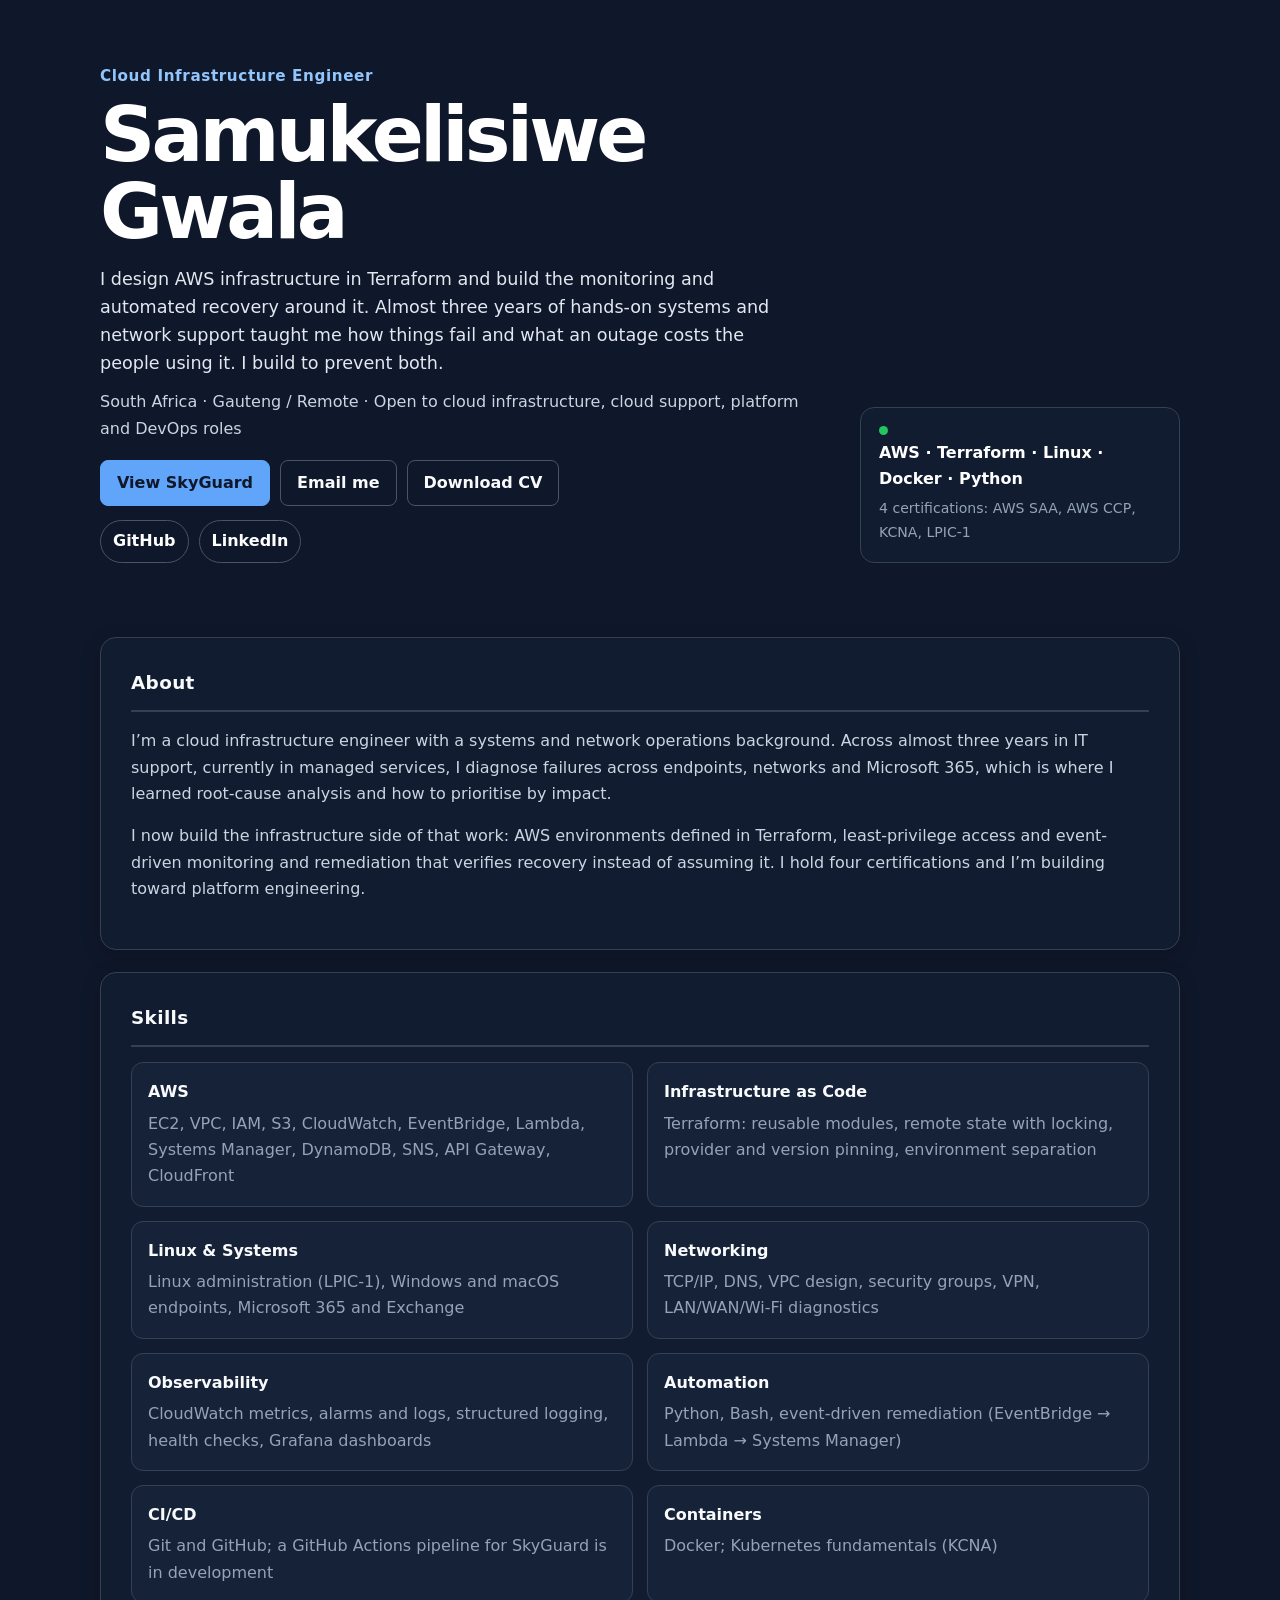
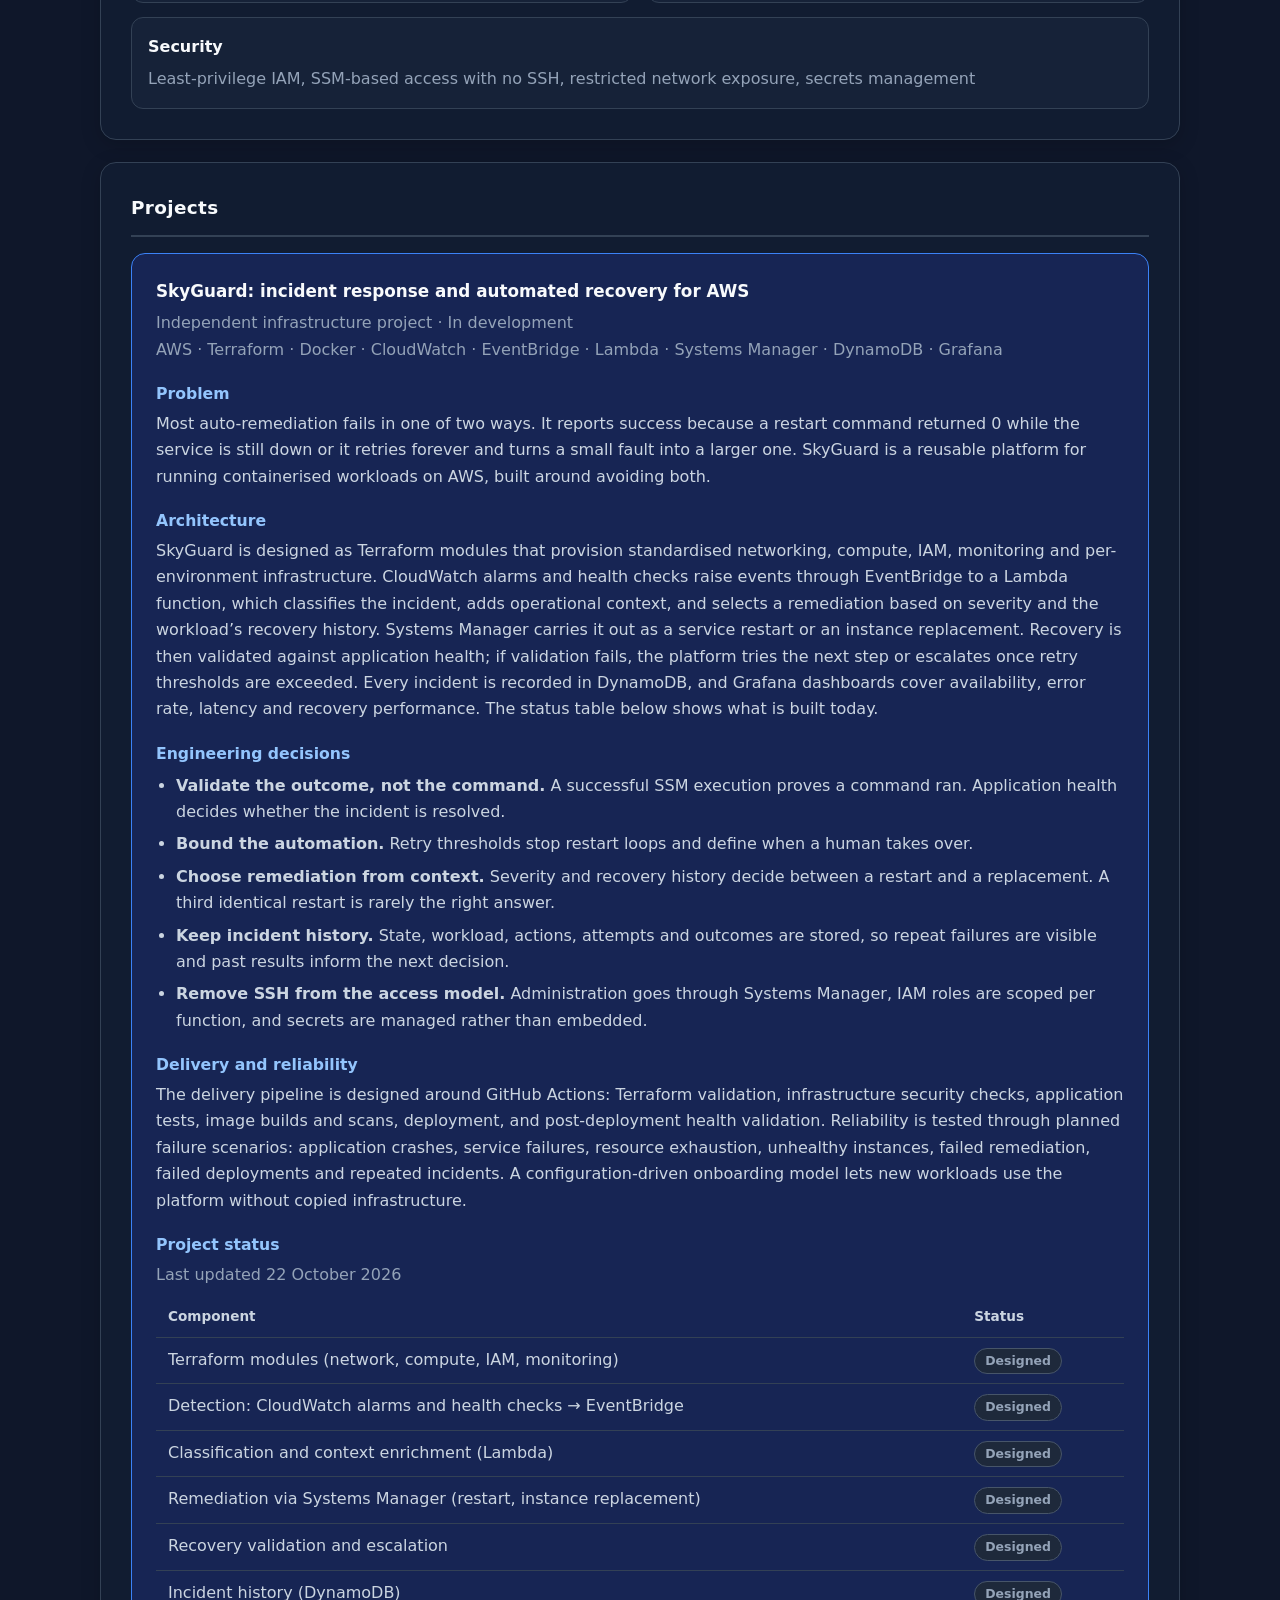
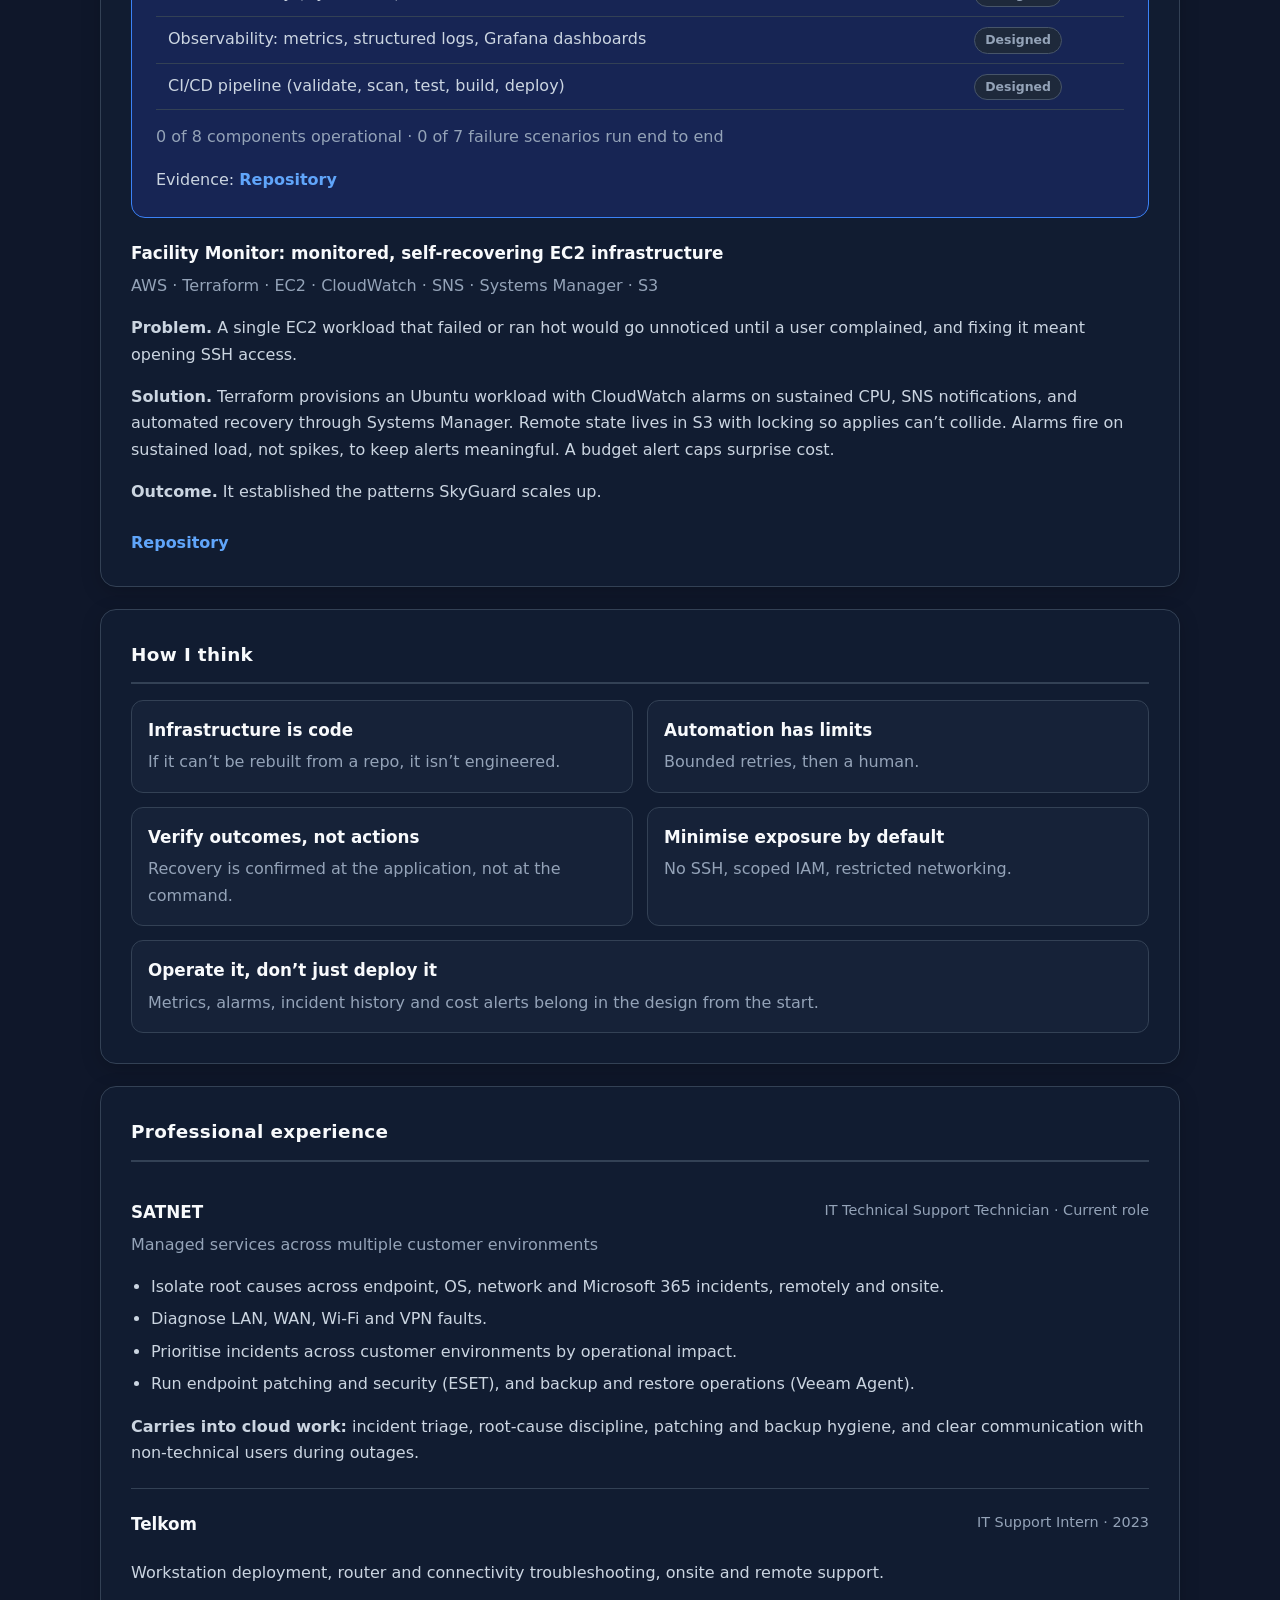
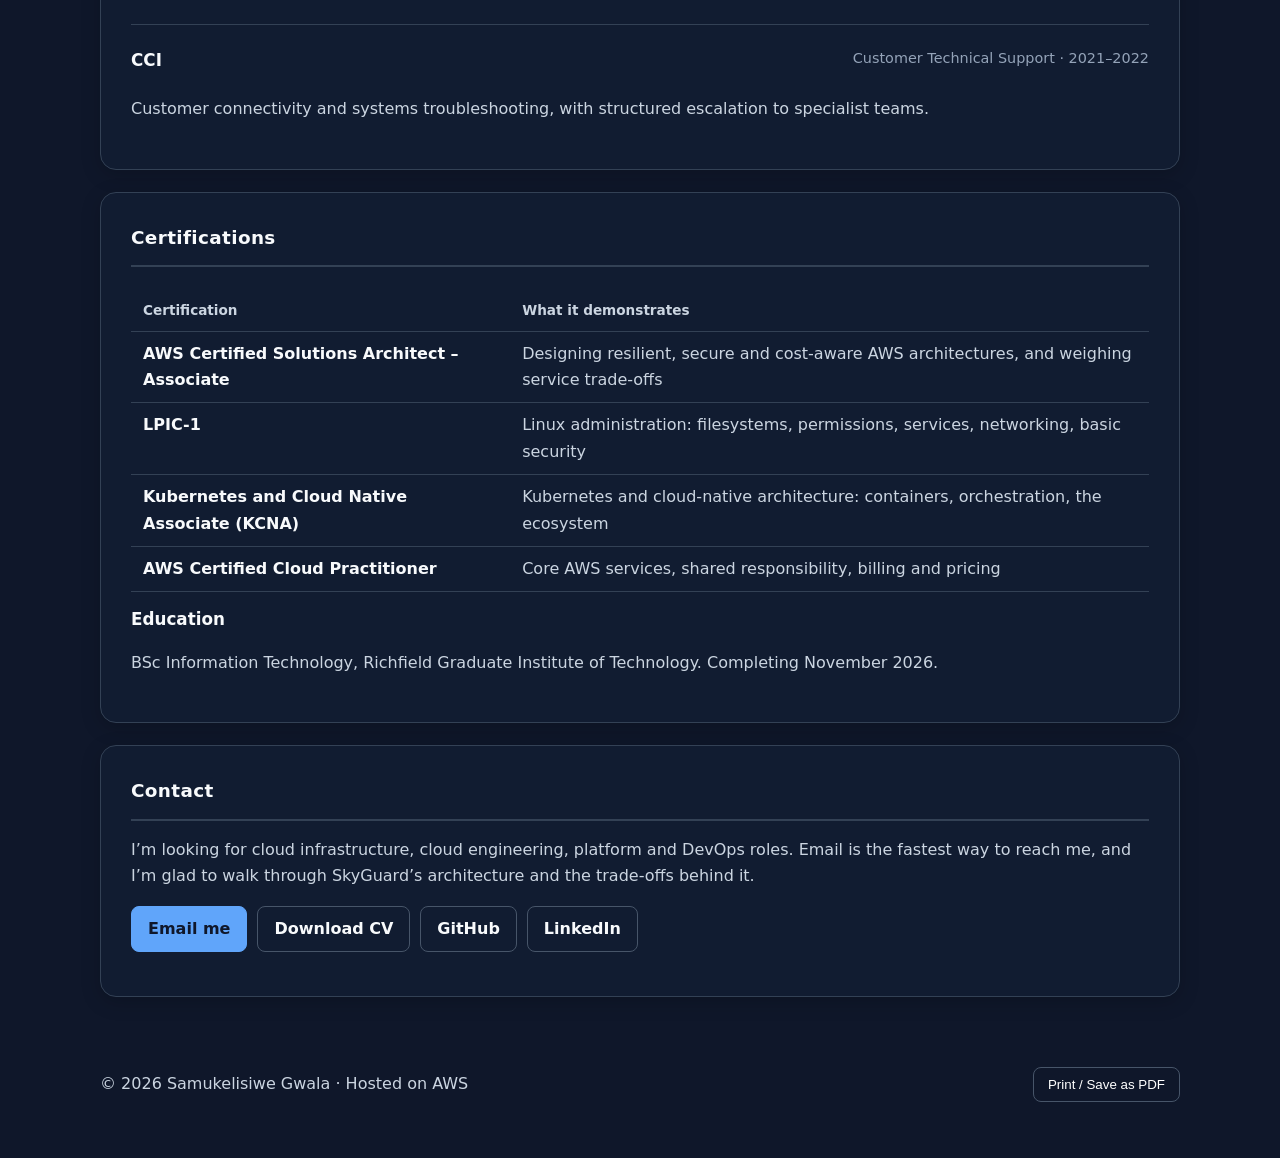
<file: cloud resume website/index.html>
<!DOCTYPE html>
<html lang="en">
<head>
  <meta charset="UTF-8">
  <meta name="viewport" content="width=device-width, initial-scale=1.0">
  <meta name="description" content="Cloud infrastructure engineer building monitored, self-recovering AWS infrastructure in Terraform. Systems and network operations background. AWS SAA, Terraform Associate, KCNA, LPIC-1.">
  <title>Samukelisiwe Gwala | Cloud Infrastructure Engineer (AWS, Terraform, Linux)</title>
  <link rel="stylesheet" href="style.css">
</head>
<body>
  <header class="hero">
    <div class="container hero-grid">
      <div>
        <p class="eyebrow">Cloud Infrastructure Engineer</p>
        <h1>Samukelisiwe Gwala</h1>
        <p class="value-prop">I design AWS infrastructure in Terraform and build the monitoring and automated recovery around it. Almost three years of hands-on systems and network support taught me how things fail and what an outage costs the people using it. I build to prevent both.</p>
        <p class="location">South Africa · Gauteng / Remote · Open to cloud infrastructure, cloud support, platform and DevOps roles</p>
        <div class="cta-row">
          <a class="btn btn-primary" href="#skyguard">View SkyGuard</a>
          <a class="btn" href="mailto:jackiegwala@gmail.com">Email me</a>
          <a class="btn" href="Samukelisiwe-Gwala-CV.pdf" download>Download CV</a>
        </div>
        <div class="links">
          <a href="https://github.com/SamGwala" target="_blank" rel="noopener">GitHub</a>
          <a href="https://www.linkedin.com/in/samkelisiwe-gwala-8a88a1315" target="_blank" rel="noopener">LinkedIn</a>
        </div>
      </div>
      <div class="hero-card">
        <span class="status-dot"></span>
        <strong>AWS · Terraform · Linux · Docker · Python</strong>
        <span>4 certifications: AWS SAA, AWS CCP, KCNA, LPIC-1</span>
      </div>
    </div>
  </header>

  <main class="container">
    <section id="about">
      <h2>About</h2>
      <p>I’m a cloud infrastructure engineer with a systems and network operations background. Across almost three years in IT support, currently in managed services, I diagnose failures across endpoints, networks and Microsoft 365, which is where I learned root-cause analysis and how to prioritise by impact.</p>
      <p>I now build the infrastructure side of that work: AWS environments defined in Terraform, least-privilege access and event-driven monitoring and remediation that verifies recovery instead of assuming it. I hold four certifications and I’m building toward platform engineering.</p>
    </section>

    <section id="skills">
      <h2>Skills</h2>
      <div class="skills-grid">
        <div><strong>AWS</strong><p>EC2, VPC, IAM, S3, CloudWatch, EventBridge, Lambda, Systems Manager, DynamoDB, SNS, API Gateway, CloudFront</p></div>
        <div><strong>Infrastructure as Code</strong><p>Terraform: reusable modules, remote state with locking, provider and version pinning, environment separation</p></div>
        <div><strong>Linux &amp; Systems</strong><p>Linux administration (LPIC-1), Windows and macOS endpoints, Microsoft 365 and Exchange</p></div>
        <div><strong>Networking</strong><p>TCP/IP, DNS, VPC design, security groups, VPN, LAN/WAN/Wi-Fi diagnostics</p></div>
        <div><strong>Observability</strong><p>CloudWatch metrics, alarms and logs, structured logging, health checks, Grafana dashboards</p></div>
        <div><strong>Automation</strong><p>Python, Bash, event-driven remediation (EventBridge → Lambda → Systems Manager)</p></div>
        <div><strong>CI/CD</strong><p>Git and GitHub; a GitHub Actions pipeline for SkyGuard is in development</p></div>
        <div><strong>Containers</strong><p>Docker; Kubernetes fundamentals (KCNA)</p></div>
        <div><strong>Security</strong><p>Least-privilege IAM, SSM-based access with no SSH, restricted network exposure, secrets management</p></div>
      </div>
    </section>

    <section id="projects">
      <h2>Projects</h2>

      <article class="project featured" id="skyguard">
        <div class="project-heading">
          <div>
            <h3>SkyGuard: incident response and automated recovery for AWS</h3>
            <p class="muted">Independent infrastructure project · In development</p>
            <p class="muted">AWS · Terraform · Docker · CloudWatch · EventBridge · Lambda · Systems Manager · DynamoDB · Grafana</p>
          </div>
        </div>

        <h4>Problem</h4>
        <p>Most auto-remediation fails in one of two ways. It reports success because a restart command returned 0 while the service is still down or it retries forever and turns a small fault into a larger one. SkyGuard is a reusable platform for running containerised workloads on AWS, built around avoiding both.</p>

        <h4>Architecture</h4>
        <p>SkyGuard is designed as Terraform modules that provision standardised networking, compute, IAM, monitoring and per-environment infrastructure. CloudWatch alarms and health checks raise events through EventBridge to a Lambda function, which classifies the incident, adds operational context, and selects a remediation based on severity and the workload’s recovery history. Systems Manager carries it out as a service restart or an instance replacement. Recovery is then validated against application health; if validation fails, the platform tries the next step or escalates once retry thresholds are exceeded. Every incident is recorded in DynamoDB, and Grafana dashboards cover availability, error rate, latency and recovery performance. The status table below shows what is built today.</p>

        <h4>Engineering decisions</h4>
        <ul>
          <li><strong>Validate the outcome, not the command.</strong> A successful SSM execution proves a command ran. Application health decides whether the incident is resolved.</li>
          <li><strong>Bound the automation.</strong> Retry thresholds stop restart loops and define when a human takes over.</li>
          <li><strong>Choose remediation from context.</strong> Severity and recovery history decide between a restart and a replacement. A third identical restart is rarely the right answer.</li>
          <li><strong>Keep incident history.</strong> State, workload, actions, attempts and outcomes are stored, so repeat failures are visible and past results inform the next decision.</li>
          <li><strong>Remove SSH from the access model.</strong> Administration goes through Systems Manager, IAM roles are scoped per function, and secrets are managed rather than embedded.</li>
        </ul>

        <h4>Delivery and reliability</h4>
        <p>The delivery pipeline is designed around GitHub Actions: Terraform validation, infrastructure security checks, application tests, image builds and scans, deployment, and post-deployment health validation. Reliability is tested through planned failure scenarios: application crashes, service failures, resource exhaustion, unhealthy instances, failed remediation, failed deployments and repeated incidents. A configuration-driven onboarding model lets new workloads use the platform without copied infrastructure.</p>

        <h4>Project status</h4>
        <p class="muted" id="skyguard-updated"></p>
        <div class="table-wrap">
          <table class="status-table">
            <thead><tr><th>Component</th><th>Status</th></tr></thead>
            <tbody id="skyguard-status-body"></tbody>
          </table>
        </div>
        <p class="muted" id="skyguard-summary"></p>
        <p class="evidence" id="skyguard-evidence"></p>
      </article>

      <article class="project">
        <div class="project-heading">
          <div>
            <h3>Facility Monitor: monitored, self-recovering EC2 infrastructure</h3>
            <p class="muted">AWS · Terraform · EC2 · CloudWatch · SNS · Systems Manager · S3</p>
          </div>
        </div>
        <p><strong>Problem.</strong> A single EC2 workload that failed or ran hot would go unnoticed until a user complained, and fixing it meant opening SSH access.</p>
        <p><strong>Solution.</strong> Terraform provisions an Ubuntu workload with CloudWatch alarms on sustained CPU, SNS notifications, and automated recovery through Systems Manager. Remote state lives in S3 with locking so applies can’t collide. Alarms fire on sustained load, not spikes, to keep alerts meaningful. A budget alert caps surprise cost.</p>
        <p><strong>Outcome.</strong> It established the patterns SkyGuard scales up.</p>
        <a class="repo-link" href="https://github.com/SamGwala/Smart-Facility-Cloud-Monitor" target="_blank" rel="noopener">Repository</a>
      </article>

    </section>

    <section id="how-i-think">
      <h2>How I think</h2>
      <div class="practice-grid">
        <div><h3>Infrastructure is code</h3><p>If it can’t be rebuilt from a repo, it isn’t engineered.</p></div>
        <div><h3>Automation has limits</h3><p>Bounded retries, then a human.</p></div>
        <div><h3>Verify outcomes, not actions</h3><p>Recovery is confirmed at the application, not at the command.</p></div>
        <div><h3>Minimise exposure by default</h3><p>No SSH, scoped IAM, restricted networking.</p></div>
        <div><h3>Operate it, don’t just deploy it</h3><p>Metrics, alarms, incident history and cost alerts belong in the design from the start.</p></div>
      </div>
    </section>

    <section id="experience">
      <h2>Professional experience</h2>

      <article class="job">
        <div class="job-heading"><h3>SATNET</h3><span>IT Technical Support Technician · Current role</span></div>
        <p class="muted">Managed services across multiple customer environments</p>
        <ul>
          <li>Isolate root causes across endpoint, OS, network and Microsoft 365 incidents, remotely and onsite.</li>
          <li>Diagnose LAN, WAN, Wi-Fi and VPN faults.</li>
          <li>Prioritise incidents across customer environments by operational impact.</li>
          <li>Run endpoint patching and security (ESET), and backup and restore operations (Veeam Agent).</li>
        </ul>
        <p class="carry"><strong>Carries into cloud work:</strong> incident triage, root-cause discipline, patching and backup hygiene, and clear communication with non-technical users during outages.</p>
      </article>

      <article class="job">
        <div class="job-heading"><h3>Telkom</h3><span>IT Support Intern · 2023</span></div>
        <p>Workstation deployment, router and connectivity troubleshooting, onsite and remote support.</p>
      </article>

      <article class="job">
        <div class="job-heading"><h3>CCI</h3><span>Customer Technical Support · 2021–2022</span></div>
        <p>Customer connectivity and systems troubleshooting, with structured escalation to specialist teams.</p>
      </article>
    </section>

    <section id="certifications">
      <h2>Certifications</h2>
      <div class="table-wrap">
        <table class="cert-table">
          <thead><tr><th>Certification</th><th>What it demonstrates</th></tr></thead>
          <tbody>
            <tr><td>AWS Certified Solutions Architect – Associate</td><td>Designing resilient, secure and cost-aware AWS architectures, and weighing service trade-offs</td></tr>
            <tr><td>LPIC-1</td><td>Linux administration: filesystems, permissions, services, networking, basic security</td></tr>
            <tr><td>Kubernetes and Cloud Native Associate (KCNA)</td><td>Kubernetes and cloud-native architecture: containers, orchestration, the ecosystem</td></tr>
            <tr><td>AWS Certified Cloud Practitioner</td><td>Core AWS services, shared responsibility, billing and pricing</td></tr>
          </tbody>
        </table>
      </div>
      <h3>Education</h3>
      <p>BSc Information Technology, Richfield Graduate Institute of Technology. Completing November 2026.</p>
    </section>

    <section id="contact">
      <h2>Contact</h2>
      <p>I’m looking for cloud infrastructure, cloud engineering, platform and DevOps roles. Email is the fastest way to reach me, and I’m glad to walk through SkyGuard’s architecture and the trade-offs behind it.</p>
      <div class="cta-row">
        <a class="btn btn-primary" href="mailto:jackiegwala@gmail.com">Email me</a>
        <a class="btn" href="Samukelisiwe-Gwala-CV.pdf" download>Download CV</a>
        <a class="btn" href="https://github.com/SamGwala" target="_blank" rel="noopener">GitHub</a>
        <a class="btn" href="https://www.linkedin.com/in/samkelisiwe-gwala-8a88a1315" target="_blank" rel="noopener">LinkedIn</a>
      </div>
    </section>
  </main>

  <footer>
    <div class="container">
      <p>© <span id="year"></span> Samukelisiwe Gwala · Hosted on AWS</p>
      <button id="printBtn">Print / Save as PDF</button>
      <p class="visitor">Visitors: <span id="visitorCount">Loading...</span></p>
    </div>
  </footer>

  <script src="skyguard-status.js"></script>
  <script src="script.js"></script>
</body>
</html>
</file>
<file: cloud resume website/style.css>
* { box-sizing: border-box; }

:root {
  --bg: #0f172a;
  --surface: #111c31;
  --surface-light: #162238;
  --text: #f8fafc;
  --body: #cbd5e1;
  --muted: #94a3b8;
  --line: #334155;
  --accent: #60a5fa;
  --accent-dark: #93c5fd;
  --dark: #0f172a;
}

html { scroll-behavior: smooth; }

@media (prefers-reduced-motion: reduce) {
  html { scroll-behavior: auto; }
}

body {
  margin: 0;
  font-family: Inter, ui-sans-serif, system-ui, -apple-system, BlinkMacSystemFont, "Segoe UI", sans-serif;
  background: var(--bg);
  color: var(--text);
  line-height: 1.65;
}

.container {
  width: min(1080px, calc(100% - 36px));
  margin: 0 auto;
}

a:focus-visible, button:focus-visible {
  outline: 3px solid var(--accent-dark);
  outline-offset: 2px;
}

/* ---------- Hero ---------- */
.hero {
  background: var(--dark);
  color: white;
  padding: 64px 0 52px;
}

.hero-grid {
  display: grid;
  grid-template-columns: 1fr auto;
  gap: 40px;
  align-items: end;
}

.eyebrow {
  margin: 0 0 8px;
  color: var(--accent-dark);
  font-size: .95rem;
  font-weight: 800;
  letter-spacing: .04em;
}

h1 {
  margin: 0;
  font-size: clamp(2.5rem, 7vw, 4.8rem);
  line-height: 1;
  letter-spacing: -.05em;
}

.value-prop {
  max-width: 62ch;
  margin: 14px 0 0;
  font-size: 1.1rem;
  line-height: 1.6;
  color: #e2e8f0;
}

.location {
  color: var(--body);
  margin: 12px 0 18px;
}

.cta-row {
  display: flex;
  flex-wrap: wrap;
  gap: 10px;
  margin: 0 0 14px;
}

.btn {
  display: inline-block;
  padding: 9px 16px;
  border: 1px solid #475569;
  border-radius: 8px;
  color: var(--text);
  text-decoration: none;
  font-weight: 700;
}

.btn:hover { border-color: var(--accent); }

.btn-primary {
  background: var(--accent);
  border-color: var(--accent);
  color: #0f172a;
}

.btn-primary:hover {
  background: var(--accent-dark);
  border-color: var(--accent-dark);
}

.links {
  display: flex;
  flex-wrap: wrap;
  gap: 10px;
}

.links a, .repo-link {
  color: var(--accent);
  text-decoration: none;
  font-weight: 750;
}

.links a {
  color: white;
  border: 1px solid #475569;
  padding: 7px 12px;
  border-radius: 999px;
}

.hero-card {
  min-width: min(250px, 100%);
  max-width: 320px;
  padding: 18px;
  border: 1px solid var(--line);
  border-radius: 14px;
  background: var(--surface);
  display: grid;
  gap: 5px;
}

.hero-card span:last-child {
  color: var(--muted);
  font-size: .88rem;
}

.status-dot {
  width: 9px;
  height: 9px;
  border-radius: 50%;
  background: #22c55e;
  display: inline-block;
}

/* ---------- Sections ---------- */
section {
  background: var(--surface);
  margin: 22px 0;
  padding: 30px;
  border: 1px solid var(--line);
  border-radius: 16px;
  box-shadow: 0 5px 20px rgba(0, 0, 0, .18);
  scroll-margin-top: 16px;
}

section > h2 {
  margin-top: 0;
  padding-bottom: 12px;
  border-bottom: 2px solid var(--line);
  font-size: 1.15rem;
  letter-spacing: .02em;
}

section p { color: var(--body); }

.skills-grid, .practice-grid {
  display: grid;
  grid-template-columns: repeat(2, 1fr);
  gap: 14px;
}

.skills-grid > div, .practice-grid > div {
  padding: 16px;
  background: var(--surface-light);
  border: 1px solid var(--line);
  border-radius: 12px;
}

/* An odd last item spans the full row instead of sitting alone */
.skills-grid > div:last-child:nth-child(odd),
.practice-grid > div:last-child:nth-child(odd) {
  grid-column: 1 / -1;
}

.skills-grid p, .practice-grid p {
  margin: 5px 0 0;
  color: var(--muted);
}

/* ---------- Projects and experience ---------- */
.project, .job {
  padding: 22px 0;
  border-bottom: 1px solid var(--line);
}

.project:last-child, .job:last-child {
  border-bottom: 0;
  padding-bottom: 0;
}

.featured {
  border: 1px solid #3b82f6;
  background: #172554;
  border-radius: 14px;
  padding: 24px;
}

.project-heading, .job-heading {
  display: flex;
  justify-content: space-between;
  gap: 20px;
  align-items: flex-start;
}

.project-heading > div, .job-heading > h3 { min-width: 0; }

h3 {
  margin: 0 0 5px;
  font-size: 1.05rem;
}

.project h4 {
  margin: 18px 0 4px;
  font-size: .98rem;
  color: var(--accent-dark);
}

.project h4 + p, .project h4 + ul { margin-top: 0; }

.muted {
  color: var(--muted);
  margin: 0;
}

.badge {
  flex-shrink: 0;
  white-space: nowrap;
  padding: 6px 10px;
  border-radius: 999px;
  background: #1e293b;
  border: 1px solid #475569;
  color: var(--accent-dark);
  font-size: .75rem;
  font-weight: 800;
}

ul { padding-left: 20px; }
li { margin: 6px 0; }
.project ul, .job ul { color: var(--body); }

.repo-link {
  display: inline-block;
  margin-top: 8px;
}

.job-heading span {
  color: var(--muted);
  font-size: .9rem;
  text-align: right;
}

.carry { margin: 10px 0 0; }
.evidence { margin: 16px 0 0; }
.evidence a { color: var(--accent); font-weight: 700; text-decoration: none; }

/* ---------- Tables ---------- */
.table-wrap { overflow-x: auto; max-width: 100%; }

.status-table, .cert-table {
  width: 100%;
  border-collapse: collapse;
  margin: 8px 0 14px;
}

.status-table th, .cert-table th {
  color: var(--muted);
  font-size: .85rem;
  font-weight: 700;
}

.status-table th, .status-table td,
.cert-table th, .cert-table td {
  text-align: left;
  padding: 9px 12px;
  border-bottom: 1px solid var(--line);
  vertical-align: top;
  color: var(--body);
}

.cert-table td:first-child {
  font-weight: 700;
  color: var(--text);
}

/* ---------- Footer ---------- */
footer {
  margin-top: 30px;
  padding: 28px 0 45px;
  background: var(--dark);
  color: var(--body);
}

footer .container {
  display: flex;
  justify-content: space-between;
  gap: 15px;
  flex-wrap: wrap;
  align-items: center;
}

#printBtn {
  border: 1px solid #475569;
  background: transparent;
  color: white;
  padding: 9px 14px;
  border-radius: 8px;
  cursor: pointer;
}

.visitor {
  width: 100%;
  margin: 0;
  font-size: .85rem;
  color: var(--muted);
}

/* ---------- Placeholders: delete this block when every fact is filled in ---------- */
span.todo {
  background: #fde68a;
  color: #422006;
  padding: 0 .3em;
  border-radius: 3px;
}

/* ---------- Mobile ---------- */
@media (max-width: 720px) {
  .hero-grid, .skills-grid, .practice-grid {
    grid-template-columns: 1fr;
  }

  .hero { padding: 42px 0; }
  section { padding: 22px; }

  .project-heading, .job-heading { flex-direction: column; }
  .job-heading span { text-align: left; }

  .badge { white-space: normal; }
  .btn { flex: 1 1 auto; text-align: center; }
  .cert-table td:first-child { white-space: normal; }
}

/* ---------- Print / Save as PDF ---------- */
@media print {
  body { background: white; color: #111; }

  .hero {
    color: #111;
    background: white;
    padding: 25px 0;
    border-bottom: 2px solid #ddd;
  }

  .hero-card, footer, .links a, .cta-row, .badge { display: none; }

  h1, h2, h3, h4, p, li, td, th, span, strong,
  .eyebrow, .location, .value-prop, .muted,
  section p, .skills-grid p, .practice-grid p, .job-heading span,
  .evidence a { color: #111 !important; }

  section {
    box-shadow: none;
    break-inside: avoid;
    margin: 10px 0;
    background: white;
    border-color: #bbb;
  }

  section > h2 { border-bottom-color: #bbb; }
  .featured { background: white; border-color: #bbb; }
  .skills-grid > div, .practice-grid > div { background: white; border-color: #bbb; }
  .status-table th, .status-table td,
  .cert-table th, .cert-table td { border-bottom-color: #ccc; }
  span.todo { background: none; }
}

/* ---------- SkyGuard status pills (rendered by script.js) ---------- */
.pill {
  display: inline-block;
  padding: 2px 10px;
  border-radius: 999px;
  font-size: .78rem;
  font-weight: 800;
  border: 1px solid transparent;
  white-space: nowrap;
}
.st-operational { background: #14532d; color: #bbf7d0; border-color: #22c55e; }
.st-in-build   { background: #422006; color: #fde68a; border-color: #f59e0b; }
.st-designed   { background: #1e293b; color: var(--muted); border-color: #475569; }

@media print {
  .pill { background: none !important; border-color: #999; }
}
</file>
